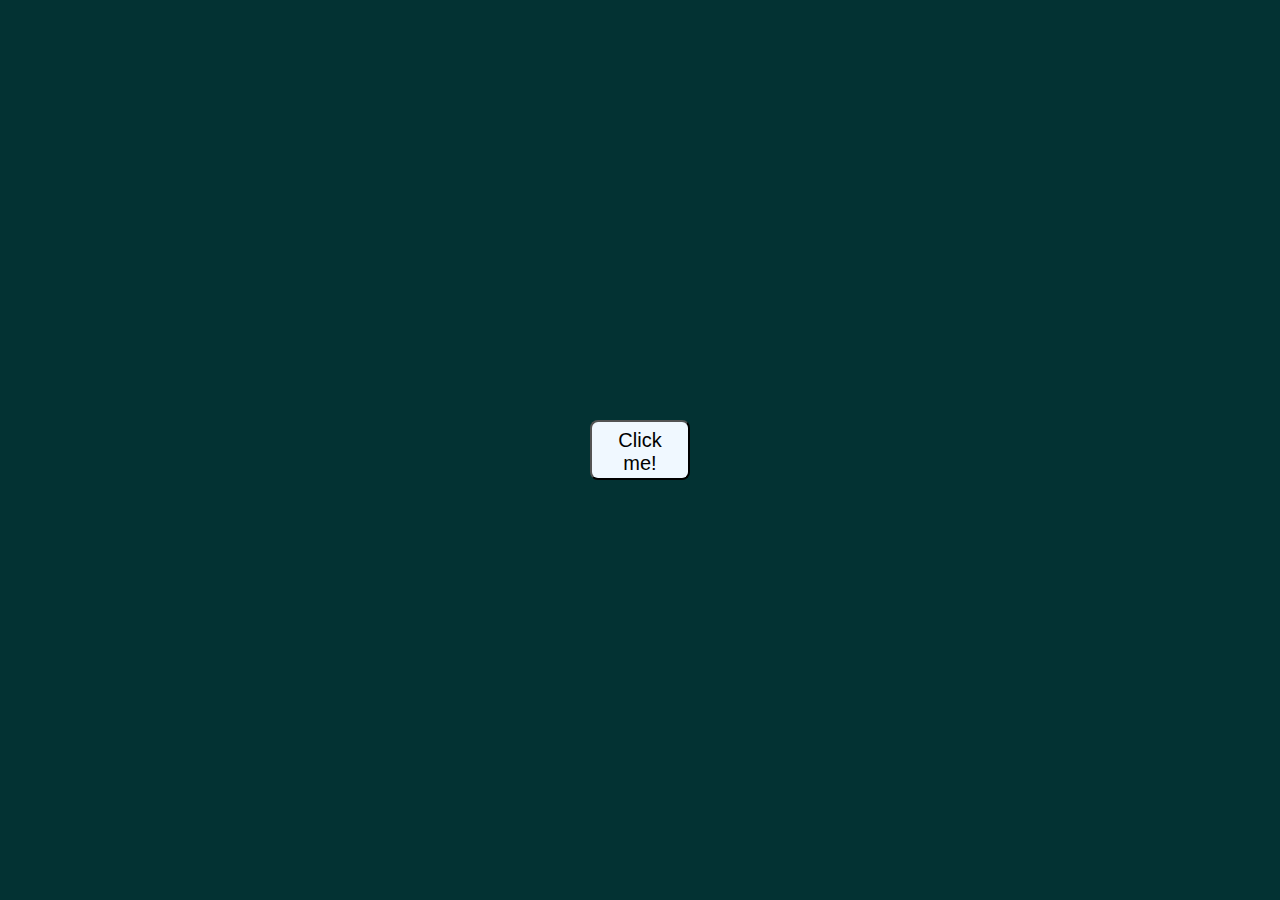
<file: Background-changer/index.html>
<!DOCTYPE html>
<html lang="en">
<head>
    <meta charset="UTF-8">
    <meta name="viewport" content="width=device-width, initial-scale=1.0">
    <title>Background-changer</title>
    <link rel=" stylesheet" href="style.css">
</head>
<body>
    <div class="container">
        <button>Click me!</button>
    </div>
    <script src = "script.js"></script>
</body>
</html>
</file>
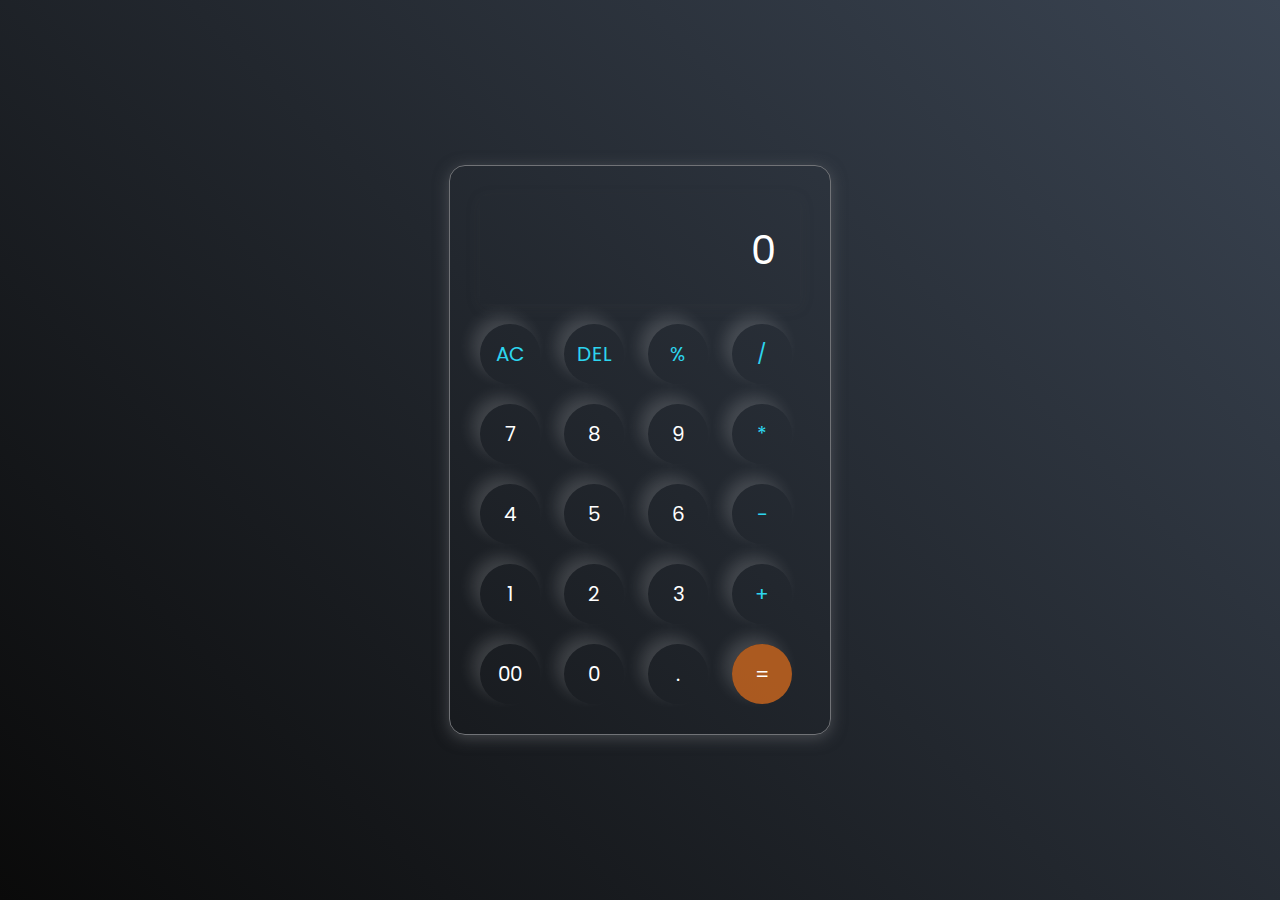
<file: Calculator/index.html>
<!DOCTYPE html>
<html lang="en">
<head>
    <meta charset="UTF-8">
    <meta name="viewport" content="width=device-width, initial-scale=1.0">
    <title>Calculator</title>
    <link rel="stylesheet" href="style.css">
</head>
<body>
    <div class="calculator">
        <input type ="text" placeholder="0" id="input">
    
    <div>
        <button class="operator">AC</button>
        <button class="operator">DEL</button>
        <button class="operator">%</button>
        <button class="operator">/</button>
    </div>
    <div>
        <button>7</button>
        <button>8</button>
        <button>9</button>
        <button class="operator">*</button>
    </div>
    <div>
        <button>4</button>
        <button>5</button>
        <button>6</button>
        <button class="operator">-</button>
    </div>
    <div>
        <button>1</button>
        <button>2</button>
        <button>3</button>
        <button class="operator">+</button>
    </div>
    <div>
        <button>00</button>
        <button>0</button>
        <button>.</button>
        <button class="equalBtn">=</button>
    </div>
    </div>


    <script src="script.js"></script>
</body>
</html>
</file>
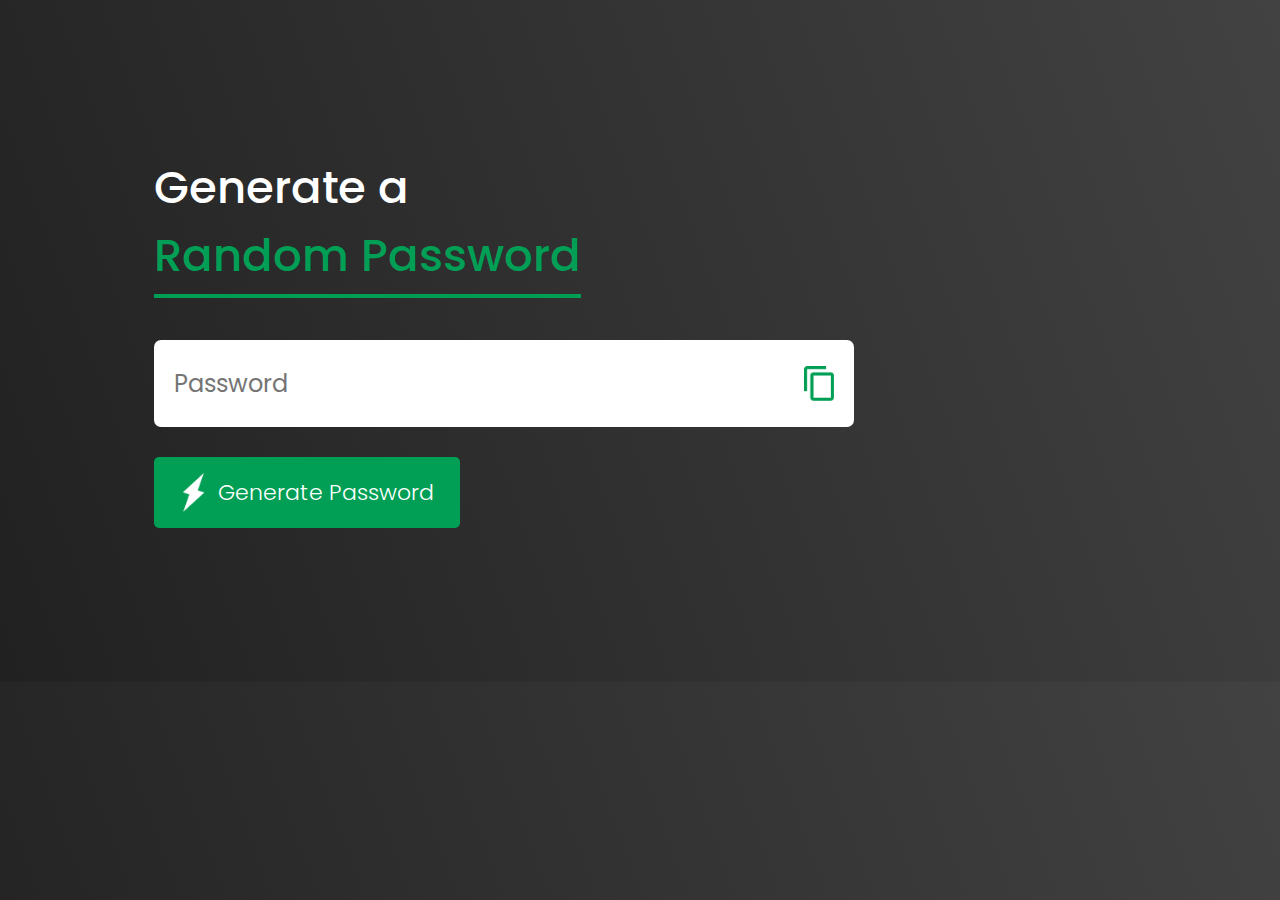
<file: Password-Generator/index.html>
<!DOCTYPE html>
<html lang="en">
<head>
    <meta charset="UTF-8">
    <meta name="viewport" content="width=device-width, initial-scale=1.0">
    <title>Password Generator</title>
    <link rel="stylesheet" href="style.css">
</head>
<body>
    <div class="container">
        <h1>Generate a<br><span>Random Password</span></h1>
        <div class="display">
            <input type ="text" id="password" placeholder="Password">
            <img src="copy.png" alt="" onclick="copyPassword()">
        </div>

        <button onclick="createPassword()"><img src="generate.png" alt="">Generate Password</button>
    </div>
    <script src="script.js"></script>
</body>
</html>
</file>
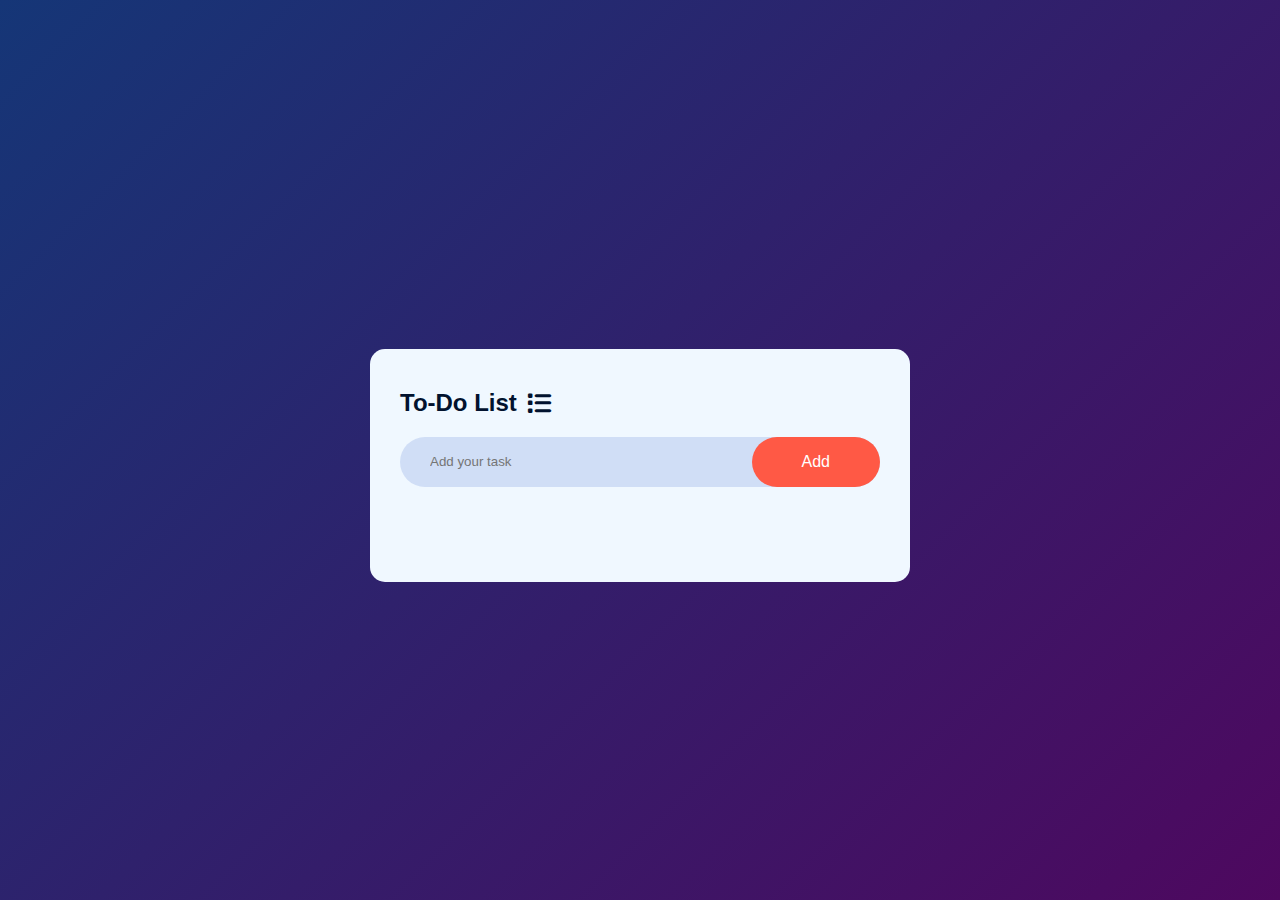
<file: Todo-List/index.html>
<!DOCTYPE html>
<html lang="en">
<head>
    <meta charset="UTF-8">
    <meta name="viewport" content="width=device-width, initial-scale=1.0">
    <title>To-do List </title>
    <link rel="stylesheet" href="https://cdnjs.cloudflare.com/ajax/libs/font-awesome/6.7.2/css/all.min.css">
    <link rel="stylesheet" href="style.css">
</head>
<body>
    <div class="container">
        <div class="card">
        <h2>To-Do List <i class="fa-solid fa-list"></i></h2>
        <div class="texts">
        <input type="text" id="input-box" placeholder="Add your task">
        <button onclick="addTask()">Add</button>
    </div>
    <ul id="list-container">
        <!-- <li class="checked">Task 1</li>
        <li>Task 2</li>
        <li>Task 3</li> -->
    </ul>
    </div>
    </div>
    <script src="script.js"></script>
</body>
</html>
</file>
<file: Background-changer/style.css>
*{
    padding: 0;
    margin: 0;
}

body{
    background-color: rgb(3, 50, 51);
    display: flex;
    justify-content: center;
    align-items: center;
    height: 100vh;
    margin:0;

}


button{
    background-color: aliceblue;
    height: 60px;
    width: 100px;
    font-family: 'Gill Sans', 'Gill Sans MT', Calibri, 'Trebuchet MS', sans-serif;
    font-size: 20px;
    border-radius: 8px;
    padding: 7px;
    margin: 20px;
    cursor: pointer;
}
</file>
<file: Calculator/style.css>
@import url('https://fonts.googleapis.com/css2?family=Poppins:ital,wght@0,100;0,200;0,300;0,400;0,500;0,600;0,700;0,800;0,900;1,100;1,200;1,300;1,400;1,500;1,600;1,700;1,800;1,900&display=swap');

*{
    margin: 0;
    padding: 0;
    box-sizing: border-box;
    font-family: 'Poppins',sans-serif;
}


body {
    width: 100%;
    height: 100vh;
    display: flex;
    justify-content: center;
    align-items: center;
    background: linear-gradient(45deg,#0a0a0a,#3a4452);
}

.calculator {
    border: 1px solid #717377;
    padding: 20px;
    border-radius: 16px;
    background: transparent;
    box-shadow: 0px 3px 15px rgba(113,115,119,0.5);
}

input {
    width: 320px;
    border: none;
    padding: 24px;
    margin: 10px;
    background: transparent;
    box-shadow: 0px 3px 15px rgba(84,84,84,0.1);
    font-size: 40px;
    text-align: right;
    cursor: pointer;
    color: #fff;
}

input::placeholder {
    color: #fff;
}

button {
    border: none;
    width: 60px;
    height: 60px;
    margin: 10px;
    border-radius: 50%;
    background: transparent;
    color: white;
    font-size: 20px;
    box-shadow: -8px -8px 15px rgba(255,255,255,0.15);
    cursor: pointer;
}

.equalBtn {
    background-color: rgba(210, 105, 30, 0.781);
}

.operator {
    color: rgb(45, 213, 239);

}
</file>
<file: Password-Generator/style.css>
@import url('https://fonts.googleapis.com/css2?family=Open+Sans:ital,wght@0,300..800;1,300..800&family=Poppins&display=swap');

*{
    margin: 0;
    padding: 0;
    font-family: 'Poppins','sans-serif';
    box-sizing: border-box;
}

body {
    background: linear-gradient(70deg,#212121,#424242);
    color: #ffffff;
}

.container {
    margin: 12%;
    width: 90%;
    max-width: 700px;
}

.display {
    width: 100%;
    margin-top: 50px;
    margin-bottom: 30px;
    background: #fff;
    color: #333;
    display: flex;
    align-items: center;
    justify-content:space-between;
    padding: 26px 20px;
    border-radius: 7px;
}

.container h1{
    font-weight: 500;
    font-size: 45px;
}

.container h1 span {
    color: #019f55;
    border-bottom: 4px solid #019f55;
    padding-bottom: 7px;
}

.display img {
    width: 30px;
    cursor: pointer;
}

.display input{
    border: 0;
    outline: 0;
    font-size: 24px;
}

.container button img{
    width: 28px;
    margin-right: 10px;
}

.container button {
    border: 0;
    outline: 0;
    background: #019f55;
    color: #fff;
    font-size: 22px;
    font-weight: 300;
    display: flex;
    align-items: center;
    justify-content: center;
    padding: 16px 26px;
    border-radius: 5px;
    cursor: pointer;
}
</file>
<file: Todo-List/style.css>
*{
    margin: 0;
    padding: 0;
    font-family: 'Poppins',sans-serif;
    box-sizing: border-box;
}

.container {
    display: flex;
    justify-content: center;
    align-items: center;
    width: 100%;
    min-height: 100vh;
    background: linear-gradient(135deg, #153677, #4e085f);
    padding: 10px;
}

.card {
    background-color: aliceblue;
    width: 100%;
    max-width: 540px;
    border-radius: 15px;
    margin: 50px auto 20px;
    padding: 40px 30px 70px;
}

.card h2 {
    color: #01122e;
    display: flex;
    align-items: center;
    margin-bottom: 20px;
}

h2 i {
    width: 30px;
    margin-left: 10px;
}

.texts {
    display: flex;
    align-items: center;
    justify-content: space-between;
    background: #b0c4ed7e;
    border-radius: 30px;
    padding-left: 20px;
    margin-bottom: 25px;
}

input {
    flex: 1;
    border: none;
    outline: none;
    background: transparent;
    padding: 10px;
    font-weight: 14px;
}

button {
    border: none;
    outline: none;
    padding: 16px 50px;
    background: #ff5945;
    color: #fff;
    font-size: 16px;
    cursor: pointer;
    border-radius: 40px;
}

ul li {
    list-style: none;
    font-size: 18px;
    padding: 12px 8px 12px 50px;
    user-select: none;
    cursor: pointer;
    position: relative;
}

ul li::before {
    content: '';
    position: absolute;
    height: 28px;
    width: 28px;
    border-radius: 50%;
    background-image:url(unchecked.png);
    background-size: cover;
    background-position: center;
    top: 12px;
    left: 8px;
}

ul li.checked {
    color: #555;
    text-decoration: line-through;
}

ul li.checked::before {
    background-image: url(checked.png);
}

ul li span {
    position: absolute;
    right: 0;
    top: 5px;
    width: 40px;
    height: 40px;
    font-size: 22px;
    color: #555;
    line-height: 40px;
    text-align: center;
    border-radius: 50%;
}

ul li span:hover {
    background: #cfdcf7;

}
</file>
